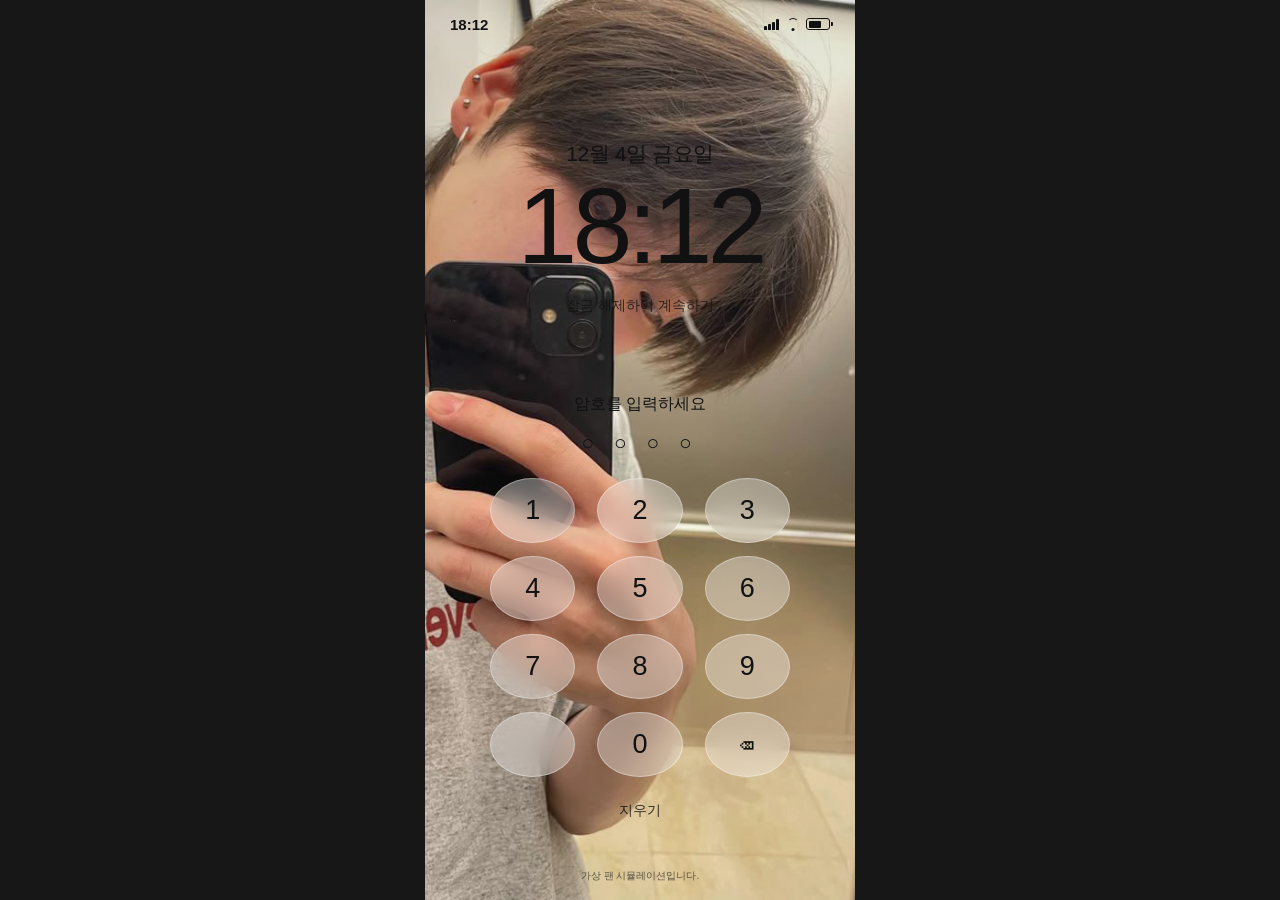
<file: index.html>
<!DOCTYPE html>
<html lang="ko">
<head>
  <meta charset="UTF-8">
  <meta name="viewport" content="width=device-width, initial-scale=1.0">
  <meta name="theme-color" content="#f2f2f7">
  <title>YUMA SIMULATION</title>
  <link rel="stylesheet" href="styles.css">
</head>
<body>
<div id="app">
  <!-- 잠금 화면 -->
  <section id="lock-screen" class="screen lock-screen">
<div class="status">
  <span id="status-time">22:24</span>
  <span class="status-icons">
    <span class="signal-icon" aria-label="통신 신호">
      <span></span><span></span><span></span><span></span>
    </span>
    <span class="wifi-icon" aria-label="Wi-Fi">
      <span class="wifi-arc wifi-arc-1"></span>
      <span class="wifi-arc wifi-arc-2"></span>
      <span class="wifi-arc wifi-arc-3"></span>
      <span class="wifi-dot"></span>
    </span>
    <span class="battery-icon" aria-label="배터리">
      <span class="battery-level"></span>
    </span>
  </span>
</div>
<!-- 잠금 화면 날짜와 요일 유지 -->
<div class="lock-date" id="lock-date"></div>
<div class="lock-time" id="lock-time">22:24</div>
<div class="lock-subtitle">잠금 해제하여 계속하기</div>
<div class="passcode-box">
  <p>암호를 입력하세요</p>
  <div class="dots" id="pass-dots">○ ○ ○ ○</div>
  <div class="keypad" id="keypad"></div>
  <button class="text-button" id="delete-key">지우기</button>
</div>
<p class="tiny-note">가상 팬 시뮬레이션입니다.</p>
  </section>
  <!-- 홈 화면 -->
  <section id="home-screen" class="screen home-screen hidden">
<div class="status">
  <span id="home-time">22:24</span>
  <span class="status-icons">
    <span class="signal-icon" aria-label="통신 신호">
      <span></span><span></span><span></span><span></span>
    </span>
    <span class="wifi-icon" aria-label="Wi-Fi">
      <span class="wifi-arc wifi-arc-1"></span>
      <span class="wifi-arc wifi-arc-2"></span>
      <span class="wifi-arc wifi-arc-3"></span>
      <span class="wifi-dot"></span>
    </span>
    <span class="battery-icon" aria-label="배터리">
      <span class="battery-level"></span>
    </span>
  </span>
</div>
<!-- 홈 화면 날짜는 CSS에서 숨김 -->
<div class="home-date" id="home-date"></div>
<!-- 앱 아이콘 -->
<div class="app-grid">
  <button class="app-icon" data-app="photos">
    <img class="icon-image" src="IMG_4900.jpeg" alt="사진">
    <span>사진</span>
  </button>
  <button class="app-icon" data-app="phone">
    <img class="icon-image" src="IMG_4901.jpeg" alt="전화">
    <span>전화</span>
  </button>
  <button class="app-icon" data-app="messages">
    <img class="icon-image" src="IMG_4902.jpeg" alt="메시지">
    <span>메시지</span>
  </button>
  <button class="app-icon" data-app="kakao">
    <img class="icon-image" src="IMG_4910.jpeg" alt="카카오톡">
    <span>KakaoTalk</span>
  </button>
  <button class="app-icon" data-app="calendar">
    <img class="icon-image" src="IMG_4907.jpeg" alt="캘린더">
    <span>캘린더</span>
  </button>
  <button class="app-icon" data-app="music">
    <img class="icon-image" src="IMG_4903.jpeg" alt="음악">
    <span>음악</span>
  </button>
  <button class="app-icon" data-app="instagram">
    <img class="icon-image" src="IMG_4904.jpeg" alt="인스타그램">
    <span>Instagram</span>
  </button>
  <button class="app-icon" data-app="settings">
    <img class="icon-image" src="IMG_4909.jpeg" alt="설정">
    <span>설정</span>
  </button>
  <button class="app-icon" data-app="camera">
    <img class="icon-image" src="IMG_4899.jpeg" alt="카메라">
    <span>카메라</span>
  </button>
  <button class="app-icon" data-app="clock">
    <img class="icon-image" src="IMG_4906.jpeg" alt="시계">
    <span>시계</span>
  </button>
</div>
<!-- 하단 독 -->
<div class="dock">
  <button class="dock-icon" data-app="phone" aria-label="전화">
    <img src="IMG_4901.jpeg" alt="">
  </button>
  <button class="dock-icon" data-app="messages" aria-label="메시지">
    <img src="IMG_4902.jpeg" alt="">
  </button>
  <button class="dock-icon" data-app="kakao" aria-label="카카오톡">
    <img src="IMG_4910.jpeg" alt="">
  </button>
  <button class="dock-icon" data-app="instagram" aria-label="인스타그램">
    <img src="IMG_4904.jpeg" alt="">
  </button>
</div>
  </section>
  <!-- 앱 화면 -->
  <section id="app-screen" class="screen app-screen hidden">
<div class="app-status">
  <span id="app-time">22:24</span>
  <span class="app-status-icons">
    <span class="signal-icon" aria-label="통신 신호">
      <span></span><span></span><span></span><span></span>
    </span>
    <span class="wifi-icon" aria-label="Wi-Fi">
      <span class="wifi-arc wifi-arc-1"></span>
      <span class="wifi-arc wifi-arc-2"></span>
      <span class="wifi-arc wifi-arc-3"></span>
      <span class="wifi-dot"></span>
    </span>
    <span class="battery-icon" aria-label="배터리">
      <span class="battery-level"></span>
    </span>
  </span>
</div>
<header class="app-header">
  <button id="back-home" aria-label="홈으로">‹</button>
  <h1 id="app-title">메시지</h1>
  <span></span>
</header>
<main id="app-content"></main>
<div class="home-indicator" id="home-indicator"></div>
  </section>
  <!-- 안내 메시지 -->
  <div id="toast" class="toast hidden">
    해당 사이트는 가상 시뮬레이션입니다.
  </div>
</div>
<!-- JavaScript 파일 -->
<script src="data.js"></script>
<script src="auth.js"></script>
<script src="app.js"></script>
</body>
</html>
</file>
<file: styles.css>
/* ==============================
기본 설정
============================== */

* {
    box-sizing: border-box;
    -webkit-tap-highlight-color: transparent;
    }

:root {
  --ios-blue: #007aff;
  --ios-gray: #8e8e93;
  --ios-background: #f2f2f7;
  --ios-border: rgba(60, 60, 67, 0.18);
  --ios-text: #111111;
}

html,
body {
width: 100%;
height: 100%;
margin: 0;
overflow: hidden;
font-family: -apple-system, BlinkMacSystemFont, "Helvetica Neue", Arial, sans-serif;
color: var(--ios-text);
background: #111;
}

button,
input,
textarea,
select {
font: inherit;
}

button {
border: 0;
cursor: pointer;
}

button:focus-visible {
outline: 2px solid var(--ios-blue);
outline-offset: 3px;
}
.hidden {
display: none !important;
}

/* ==============================
전체 휴대전화 화면
============================== */

#app {
position: relative;
width: 100%;
height: 100%;
min-height: 0;
overflow: hidden;
isolation: isolate;
background: var(--ios-background);
}

.screen {
position: absolute;
inset: 0;
width: 100%;
height: 100%;
min-height: 0;
overflow: hidden;
}

.lock-screen,
.home-screen {
  background-image:
    linear-gradient(
      to bottom,
      rgba(0, 0, 0, 0.12),
      rgba(0, 0, 0, 0.02) 35%,
      rgba(0, 0, 0, 0.08)
    ),
    url("./BDF00F0C-F33B-4413-A2A5-A9405E51F740.jpeg");

  background-size: cover;
  background-position: center;
  background-repeat: no-repeat;
}

/* ==============================
상태 표시줄
============================== */

.status,
.app-status {
position: absolute;
top: 0;
left: 0;
z-index: 20;
display: flex;
align-items: center;
justify-content: space-between;
width: 100%;
height: 48px;
padding: 0 25px;
font-size: 15px;
font-weight: 600;
color: #111;
}

.status-icons,
.app-status-icons {
display: flex;
align-items: center;
justify-content: flex-end;
gap: 5px;
height: 18px;
color: #111;
}

.signal-icon {
display: flex;
align-items: flex-end;
gap: 1.5px;
width: 15px;
height: 12px;
}

.signal-icon span {
display: block;
width: 2.5px;
border-radius: 1px 1px 0 0;
background: currentColor;
}

.signal-icon span:nth-child(1) { height: 4px; }
.signal-icon span:nth-child(2) { height: 6px; }
.signal-icon span:nth-child(3) { height: 8.5px; }
.signal-icon span:nth-child(4) { height: 11px; }

.wifi-icon {
position: relative;
display: inline-block;
width: 17px;
height: 14px;
overflow: hidden;
flex: 0 0 17px;
}

.wifi-arc {
position: absolute;
left: 50%;
display: block;
border: 1.6px solid currentColor;
border-color: currentColor transparent transparent transparent;
border-radius: 50%;
transform: translateX(-50%);
}

.wifi-arc-1 {
top: -9px;
width: 29px;
height: 29px;
}

.wifi-arc-2 {
top: -4px;
width: 20px;
height: 20px;
}

.wifi-arc-3 {
top: 1px;
width: 11px;
height: 11px;
}

.wifi-dot {
position: absolute;
bottom: 0;
left: 50%;
display: block;
width: 3px;
height: 3px;
border-radius: 50%;
background: currentColor;
transform: translateX(-50%);
}

.battery-icon {
position: relative;
display: inline-flex;
align-items: center;
width: 24px;
height: 12px;
padding: 1.5px;
border: 1.4px solid currentColor;
border-radius: 3px;
flex: 0 0 24px;
}

.battery-icon::after {
content: "";
position: absolute;
top: 3px;
right: -3.5px;
width: 2px;
height: 4px;
border-radius: 0 1px 1px 0;
background: currentColor;
}

.battery-level {
display: block;
width: 65%;
height: 100%;
border-radius: 1px;
background: currentColor;
}

/* ==============================
잠금 화면
============================== */

.lock-screen {
color: #111;
text-align: center;
}

.lock-date {
position: absolute;
top: 15.5%;
left: 0;
width: 100%;
padding: 0 15px;
font-size: 21px;
font-weight: 500;
letter-spacing: -0.4px;
text-align: center;
}

.lock-time {
position: absolute;
top: 18.5%;
left: 0;
width: 100%;
font-size: clamp(76px, 22vw, 108px);
line-height: 1.1;
font-weight: 300;
letter-spacing: -5px;
font-variant-numeric: tabular-nums;
text-align: center;
}

.lock-subtitle {
position: absolute;
top: 33%;
left: 0;
width: 100%;
font-size: 14px;
font-weight: 500;
opacity: 0.8;
}

.passcode-box {
position: absolute;
left: 0;
bottom: max(8%, 48px);
width: 100%;
padding: 0 24px;
text-align: center;
}

.passcode-box > p {
margin: 0 0 16px;
font-size: 16px;
font-weight: 500;
}

.dots {
min-height: 25px;
margin-bottom: 22px;
font-size: 21px;
letter-spacing: 7px;
}

.keypad {
display: grid;
grid-template-columns: repeat(3, 1fr);
gap: 13px 22px;
width: min(300px, 100%);
margin: 0 auto;
}

.keypad button {
display: flex;
align-items: center;
justify-content: center;
width: 100%;
aspect-ratio: 1 / 1;
max-height: 65px;
border: 1px solid rgba(255, 255, 255, 0.35);
border-radius: 50%;
background: rgba(255, 255, 255, 0.35);
color: #111;
font-size: 27px;
font-weight: 400;
backdrop-filter: blur(14px);
-webkit-backdrop-filter: blur(14px);
transition: background 0.15s ease, transform 0.15s ease;
}

.keypad button:active {
background: rgba(255, 255, 255, 0.7);
transform: scale(0.96);
}

.text-button {
margin-top: 17px;
padding: 8px 18px;
background: transparent;
color: inherit;
font-size: 14px;
opacity: 0.85;
}

.tiny-note {
position: absolute;
right: 0;
bottom: 17px;
left: 0;
margin: 0;
font-size: 10px;
opacity: 0.65;
}

/* ==============================
홈 화면
============================== */

.home-screen {
color: #111;
}

.home-date {
display: none !important;
}

.app-grid {
position: absolute;
top: 12%;
left: 0;
display: grid;
grid-template-columns: repeat(4, minmax(0, 1fr));
align-content: start;
justify-items: center;
gap: 24px 8px;
width: 100%;
padding: 10px 17px 125px;
}

.app-icon {
display: flex;
flex-direction: column;
align-items: center;
justify-content: flex-start;
min-width: 0;
padding: 0;
background: transparent;
color: #111;
text-align: center;
}

.icon-image {
display: block;
width: 57px;
height: 57px;
object-fit: cover;
border-radius: 14px;
box-shadow: 0 2px 6px rgba(0, 0, 0, 0.14);
transition: transform 0.12s ease;
}

.app-icon:active .icon-image {
transform: scale(0.92);
}

.app-icon > span {
display: block;
max-width: 100%;
margin-top: 6px;
overflow: hidden;
color: #111;
font-size: 11px;
font-weight: 500;
line-height: 1.25;
text-overflow: ellipsis;
white-space: nowrap;
text-shadow: 0 1px 3px rgba(255, 255, 255, 0.35);
}

/* 하단 Dock */

.dock {
position: absolute;
right: 16px;
bottom: max(25px, env(safe-area-inset-bottom));
left: 16px;
display: grid;
grid-template-columns: repeat(4, minmax(0, 1fr));
align-items: center;
justify-items: center;
gap: 10px;
min-height: 82px;
padding: 12px 10px;
border: 1px solid rgba(255, 255, 255, 0.18);
border-radius: 27px;
background: rgba(245, 245, 245, 0.34);
backdrop-filter: blur(22px);
-webkit-backdrop-filter: blur(22px);
}

.dock-icon {
display: flex;
align-items: center;
justify-content: center;
width: 52px;
height: 52px;
padding: 0;
overflow: hidden;
border-radius: 14px;
background: transparent;
transition: transform 0.12s ease;
}

.dock-icon:active {
transform: scale(0.91);
}

.dock-icon img {
display: block;
width: 100%;
height: 100%;
border-radius: inherit;
object-fit: cover;
}

/* ==============================
앱 화면
============================== */

.app-screen {
display: flex;
flex-direction: column;
background: var(--ios-background);
color: var(--ios-text);
}

.app-screen .app-status {
position: relative;
top: auto;
left: auto;
flex: 0 0 48px;
background: var(--ios-background);
}

.app-header {
position: relative;
display: grid;
grid-template-columns: 45px minmax(0, 1fr) 45px;
align-items: center;
flex: 0 0 48px;
width: 100%;
padding: 0 15px;
border-bottom: 1px solid var(--ios-border);
background: var(--ios-background);
}

.app-header button {
display: flex;
align-items: center;
justify-content: flex-start;
width: 40px;
height: 40px;
padding: 0;
background: transparent;
color: var(–ios-blue);
font-size: 35px;
font-weight: 300;
line-height: 1;
}

.app-header h1 {
margin: 0;
overflow: hidden;
font-size: 17px;
font-weight: 600;
text-align: center;
text-overflow: ellipsis;
white-space: nowrap;
}

#app-content {
position: relative;
flex: 1 1 auto;
min-height: 0;
width: 100%;
padding-bottom: 20px;
overflow-x: hidden;
overflow-y: auto;
overscroll-behavior: contain;
-webkit-overflow-scrolling: touch;
background: var(--ios-background);
}

#app-content img {
max-width: 100%;
}

#app-content button {
cursor: pointer;
}

#app-content input,
#app-content textarea,
#app-content select {
max-width: 100%;
font-size: 16px;
}

.home-indicator {
position: absolute;
z-index: 30;
bottom: max(7px, env(safe-area-inset-bottom));
left: 50%;
width: 135px;
height: 5px;
border-radius: 10px;
background: #111;
transform: translateX(-50%);
}

/* ==============================
공통 앱 컴포넌트
============================== */

.app-card,
.settings-group,
.list-group {
margin: 16px;
overflow: hidden;
border-radius: 13px;
background: #fff;
}

.app-card {
padding: 16px;
}

.settings-group > button,
.list-row {
display: flex;
align-items: center;
gap: 12px;
width: 100%;
min-height: 52px;
padding: 10px 15px;
border-bottom: 1px solid var(--ios-border);
background: #fff;
color: var(--ios-text);
text-align: left;
}

.settings-group > button:last-child,
.list-row:last-child {
border-bottom: 0;
}

.muted {
color: var(--ios-gray);
}

.primary-button {
display: block;
width: calc(100% - 32px);
min-height: 48px;
margin: 16px;
padding: 12px 16px;
border-radius: 12px;
background: var(--ios-blue);
color: #fff;
font-weight: 600;
}

.text-input,
.message-input,
.search-input {
width: 100%;
min-height: 42px;
padding: 10px 12px;
border: 1px solid var(--ios-border);
border-radius: 10px;
outline: none;
background: #fff;
color: var(--ios-text);
}

.text-input:focus,
.message-input:focus,
.search-input:focus {
border-color: var(--ios-blue);
}

/* ==============================
토스트 안내
============================== */

.toast {
position: absolute;
z-index: 100;
right: 20px;
bottom: 45px;
left: 20px;
width: fit-content;
max-width: calc(100% - 40px);
margin: 0 auto;
padding: 12px 18px;
border-radius: 18px;
background: rgba(35, 35, 35, 0.9);
color: #fff;
font-size: 13px;
line-height: 1.4;
text-align: center;
box-shadow: 0 4px 15px rgba(0, 0, 0, 0.16);
animation: toast-in 0.2s ease-out;
}

@keyframes toast-in {
from {
opacity: 0;
transform: translateY(6px);
}
to {
opacity: 1;
transform: translateY(0);
}
}

/* ==============================
작은 화면 대응
============================== */

@media (max-height: 740px) {
.lock-date {
top: 12%;
font-size: 18px;
}

.lock-time {
top: 15%;
font-size: clamp(65px, 19vw, 88px);
}

.lock-subtitle {
top: 29%;
}

.passcode-box {
bottom: max(5%, 30px);
}

.passcode-box > p {
margin-bottom: 10px;
}

.dots {
margin-bottom: 13px;
}

.keypad {
gap: 8px 20px;
width: min(270px, 100%);
}

.keypad button {
max-height: 55px;
font-size: 24px;
}

.text-button {
margin-top: 8px;
}

.app-grid {
top: 10%;
row-gap: 18px;
}

.icon-image {
width: 52px;
height: 52px;
}

.dock {
min-height: 72px;
padding: 9px;
}

.dock-icon {
width: 47px;
height: 47px;
}
}

/* ==============================
넓은 화면 대응
============================== */

@media (min-width: 600px) {
#app {
width: min(100%, 430px);
height: min(100%, 932px);
margin: 0 auto;
}

body {
display: flex;
align-items: center;
justify-content: center;
background: #171717;
}

.screen {
border-radius: 0;
}
}
/* 전화 앱 최근 통화 화면 */
.phone-page {
position: relative;
min-height: 100%;
padding: 16px;
padding-bottom: 85px;
background: #f2f2f7;
}

.phone-topbar {
display: flex;
align-items: center;
justify-content: space-between;
color: #007aff;
font-size: 14px;
}

.phone-topbar-title {
color: #111;
font-weight: 600;
}

.phone-page .ios-large-title {
margin: 22px 0 16px;
font-size: 32px;
}

.phone-filter {
display: flex;
gap: 8px;
margin-bottom: 12px;
}

.phone-filter button {
padding: 7px 16px;
border: 1px solid #d1d1d6;
border-radius: 18px;
background: transparent;
color: #333;
}

.phone-filter button.selected {
background: #333;
color: #fff;
}

.phone-call-list {
overflow: hidden;
border-radius: 12px;
background: #fff;
}

.phone-call-row {
display: flex;
align-items: center;
gap: 12px;
width: 100%;
min-height: 76px;
padding: 10px 12px;
border-bottom: 1px solid #e5e5ea;
background: #fff;
color: #111;
text-align: left;
}

.phone-call-row:disabled {
opacity: 1;
cursor: default;
}

.phone-call-row:last-child {
border-bottom: 0;
}

.phone-call-avatar {
display: flex;
align-items: center;
justify-content: center;
width: 43px;
height: 43px;
flex: 0 0 43px;
border-radius: 50%;
background: #e5e5ea;
font-size: 22px;
}

.phone-call-info {
display: flex;
flex: 1;
flex-direction: column;
gap: 5px;
min-width: 0;
}

.phone-call-info strong {
overflow: hidden;
font-size: 16px;
font-weight: 500;
text-overflow: ellipsis;
white-space: nowrap;
}

.phone-call-info small {
color: #8e8e93;
font-size: 12px;
}

.phone-call-time {
display: flex;
align-items: center;
gap: 12px;
color: #8e8e93;
font-size: 12px;
}

.phone-call-chevron {
color: #007aff;
font-size: 19px;
}

.phone-disabled-tabs button:disabled {
opacity: 1;
cursor: default;
}

.phone-active-call {
display: flex;
flex-direction: column;
align-items: center;
min-height: 100%;
padding: 90px 20px 30px;
background: linear-gradient(#dfe5ef, #f2f2f7);
text-align: center;
}

.phone-active-call h2 {
margin-top: 25px;
font-size: 25px;
}

.phone-active-call #call-state {
color: #555;
}

.phone-active-call .ios-call-end {
width: 66px;
height: 66px;
margin-top: 100px;
border-radius: 50%;
background: #ff3b30;
color: #fff;
font-size: 28px;
transform: rotate(135deg);
}

.yuma-call-notification {
position: absolute;
z-index: 999;
top: 52px;
right: 8px;
left: 8px;
display: flex;
align-items: center;
gap: 12px;
padding: 13px 15px;
border: 1px solid rgba(255,255,255,.5);
border-radius: 18px;
background: rgba(245,245,245,.96);
color: #111;
text-align: left;
box-shadow: 0 4px 18px rgba(0,0,0,.15);
animation: yuma-notification-in .25s ease-out;
}

.yuma-notification-icon {
display: flex;
align-items: center;
justify-content: center;
width: 38px;
height: 38px;
border-radius: 10px;
background: #34c759;
font-size: 23px;
}

.yuma-call-notification > span:last-child {
display: flex;
flex-direction: column;
gap: 4px;
}

.yuma-call-notification strong {
font-size: 13px;
}

.yuma-call-notification small {
font-size: 13px;
}

@keyframes yuma-notification-in {
from {
opacity: 0;
transform: translateY(-12px);
}
to {
opacity: 1;
transform: translateY(0);
}
/* 아이폰 기본 메시지 앱 디자인 */
.messages-chat {
  display: flex;
  flex-direction: column;
  height: 100%;
  min-height: 0;
  background: #fff;
  color: #000;
  overflow: hidden;
}
/* 채팅 상단 연락처 */
.messages-chat .ios-chat-person {
  position: relative;
  z-index: 2;
  display: flex;
  flex-direction: column;
  align-items: center;
  justify-content: center;
  gap: 5px;
  flex-shrink: 0;
  padding: 10px 12px 12px;
  background: rgba(255, 255, 255, 0.96);
  border-bottom: 1px solid #e5e5ea;
}
.messages-chat .ios-chat-person .ios-avatar {
  width: 42px;
  height: 42px;
  font-size: 22px;
}
.messages-chat .ios-chat-person strong {
  font-size: 14px;
  font-weight: 600;
}
/* 채팅 말풍선 영역 */
.messages-chat .ios-chat-bubbles {
  display: flex;
  flex: 1;
  flex-direction: column;
  gap: 8px;
  min-height: 0;
  padding: 16px 12px;
  overflow-y: auto;
  background: #fff;
  overscroll-behavior: contain;
}
/* 개별 말풍선 */
.messages-chat .ios-message-bubble {
  max-width: 78%;
  width: fit-content;
  padding: 9px 13px;
  border-radius: 19px;
  font-size: 16px;
  line-height: 1.4;
  overflow-wrap: anywhere;
  white-space: pre-wrap;
}
/* 유마가 보낸 문자 */
.messages-chat .ios-message-bubble.theirs {
  align-self: flex-start;
  color: #000;
  background: #e9e9eb;
  border-bottom-left-radius: 6px;
}
/* 내가 보낸 문자 */
.messages-chat .ios-message-bubble.mine {
  align-self: flex-end;
  color: #fff;
  background: #007aff;
  border-bottom-right-radius: 6px;
}
/* 하단 메시지 입력창 */
.messages-chat .ios-composer {
  display: flex;
  align-items: center;
  gap: 8px;
  flex-shrink: 0;
  padding: 9px 10px;
  padding-bottom: max(10px, env(safe-area-inset-bottom));
  border-top: 1px solid #e5e5ea;
  background: rgba(255, 255, 255, 0.98);
}
.messages-chat .ios-composer input {
  flex: 1;
  min-width: 0;
  height: 38px;
  padding: 0 14px;
  border: 1px solid #d1d1d6;
  border-radius: 20px;
  outline: none;
  background: #fff;
  color: #000;
  font-size: 16px;
}
.messages-chat .ios-composer input:focus {
  border-color: #007aff;
}
.messages-chat .ios-composer button {
  display: flex;
  flex-shrink: 0;
  align-items: center;
  justify-content: center;
  width: 30px;
  height: 30px;
  border: none;
  border-radius: 50%;
  background: #007aff;
  color: #fff;
  font-size: 21px;
  font-weight: 600;
}
/* 메시지 목록 화면 */
.ios-page:has(#message-list) {
  min-height: 100%;
  padding: 18px 16px;
  background: #fff;
  color: #000;
}
.ios-page:has(#message-list) .ios-page-top {
  padding: 0;
}
.ios-page:has(#message-list) .ios-large-title {
  margin: 10px 0 18px;
  color: #000;
  font-size: 34px;
  font-weight: 700;
  letter-spacing: -1px;
}
.ios-page:has(#message-list) .ios-search {
  box-sizing: border-box;
  width: 100%;
  height: 36px;
  margin-bottom: 12px;
  padding: 0 12px;
  border: none;
  border-radius: 10px;
  outline: none;
  background: #f1f1f5;
  color: #000;
  font-size: 16px;
}
/* 대화 목록 행 */
.ios-page:has(#message-list) .ios-conversation {
  display: flex;
  align-items: center;
  gap: 12px;
  width: 100%;
  min-height: 76px;
  padding: 10px 0;
  border: none;
  border-bottom: 1px solid #e5e5ea;
  border-radius: 0;
  background: #fff;
  color: #000;
  text-align: left;
}
.ios-page:has(#message-list) .ios-conversation .ios-avatar {
  display: flex;
  flex-shrink: 0;
  align-items: center;
  justify-content: center;
  width: 50px;
  height: 50px;
  border-radius: 50%;
  font-size: 25px;
}
.ios-page:has(#message-list) .ios-conversation-info {
  display: flex;
  flex: 1;
  flex-direction: column;
  gap: 5px;
  min-width: 0;
}
.ios-page:has(#message-list) .ios-conversation-info strong {
  font-size: 16px;
  font-weight: 600;
}
.ios-page:has(#message-list) .ios-conversation-info small {
  overflow: hidden;
  color: #8e8e93;
  font-size: 14px;
  text-overflow: ellipsis;
  white-space: nowrap;
}
.ios-page:has(#message-list) .ios-chevron {
  color: #c7c7cc;
  font-size: 22px;
}
</file>
